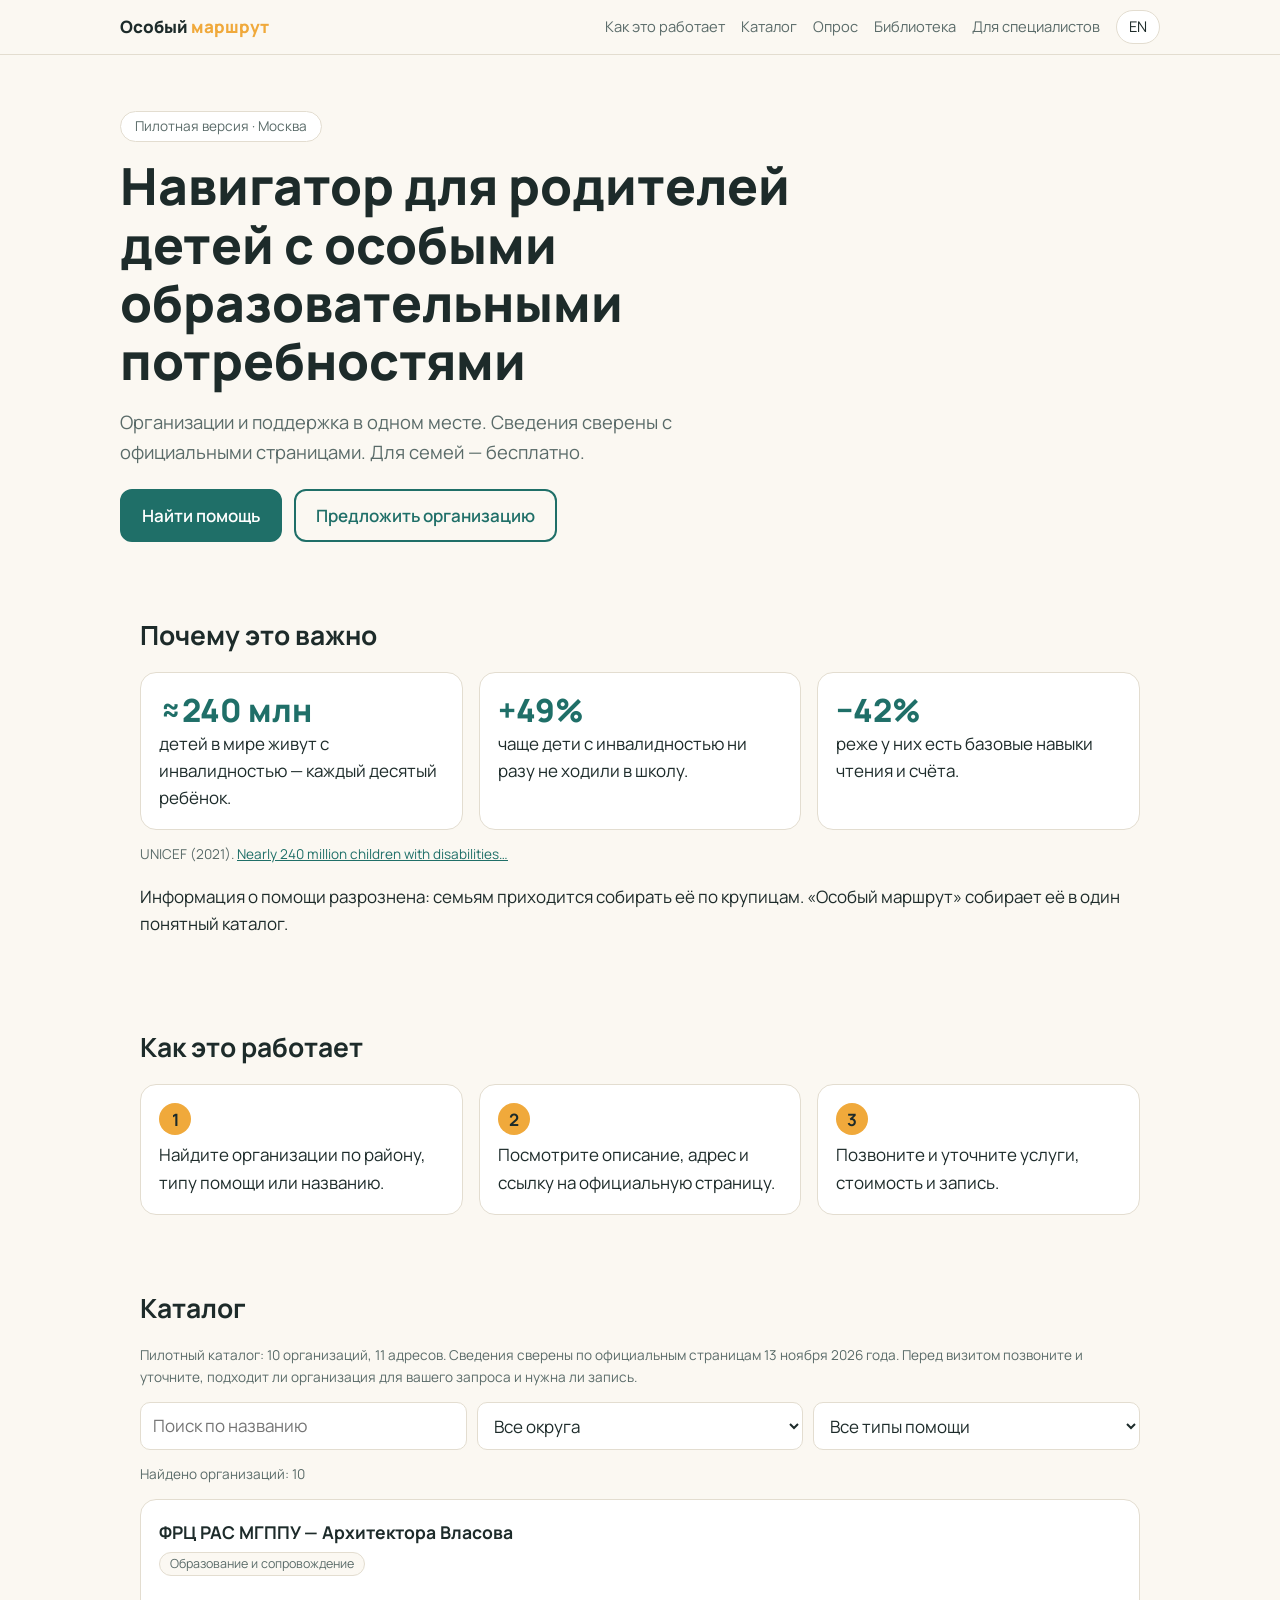
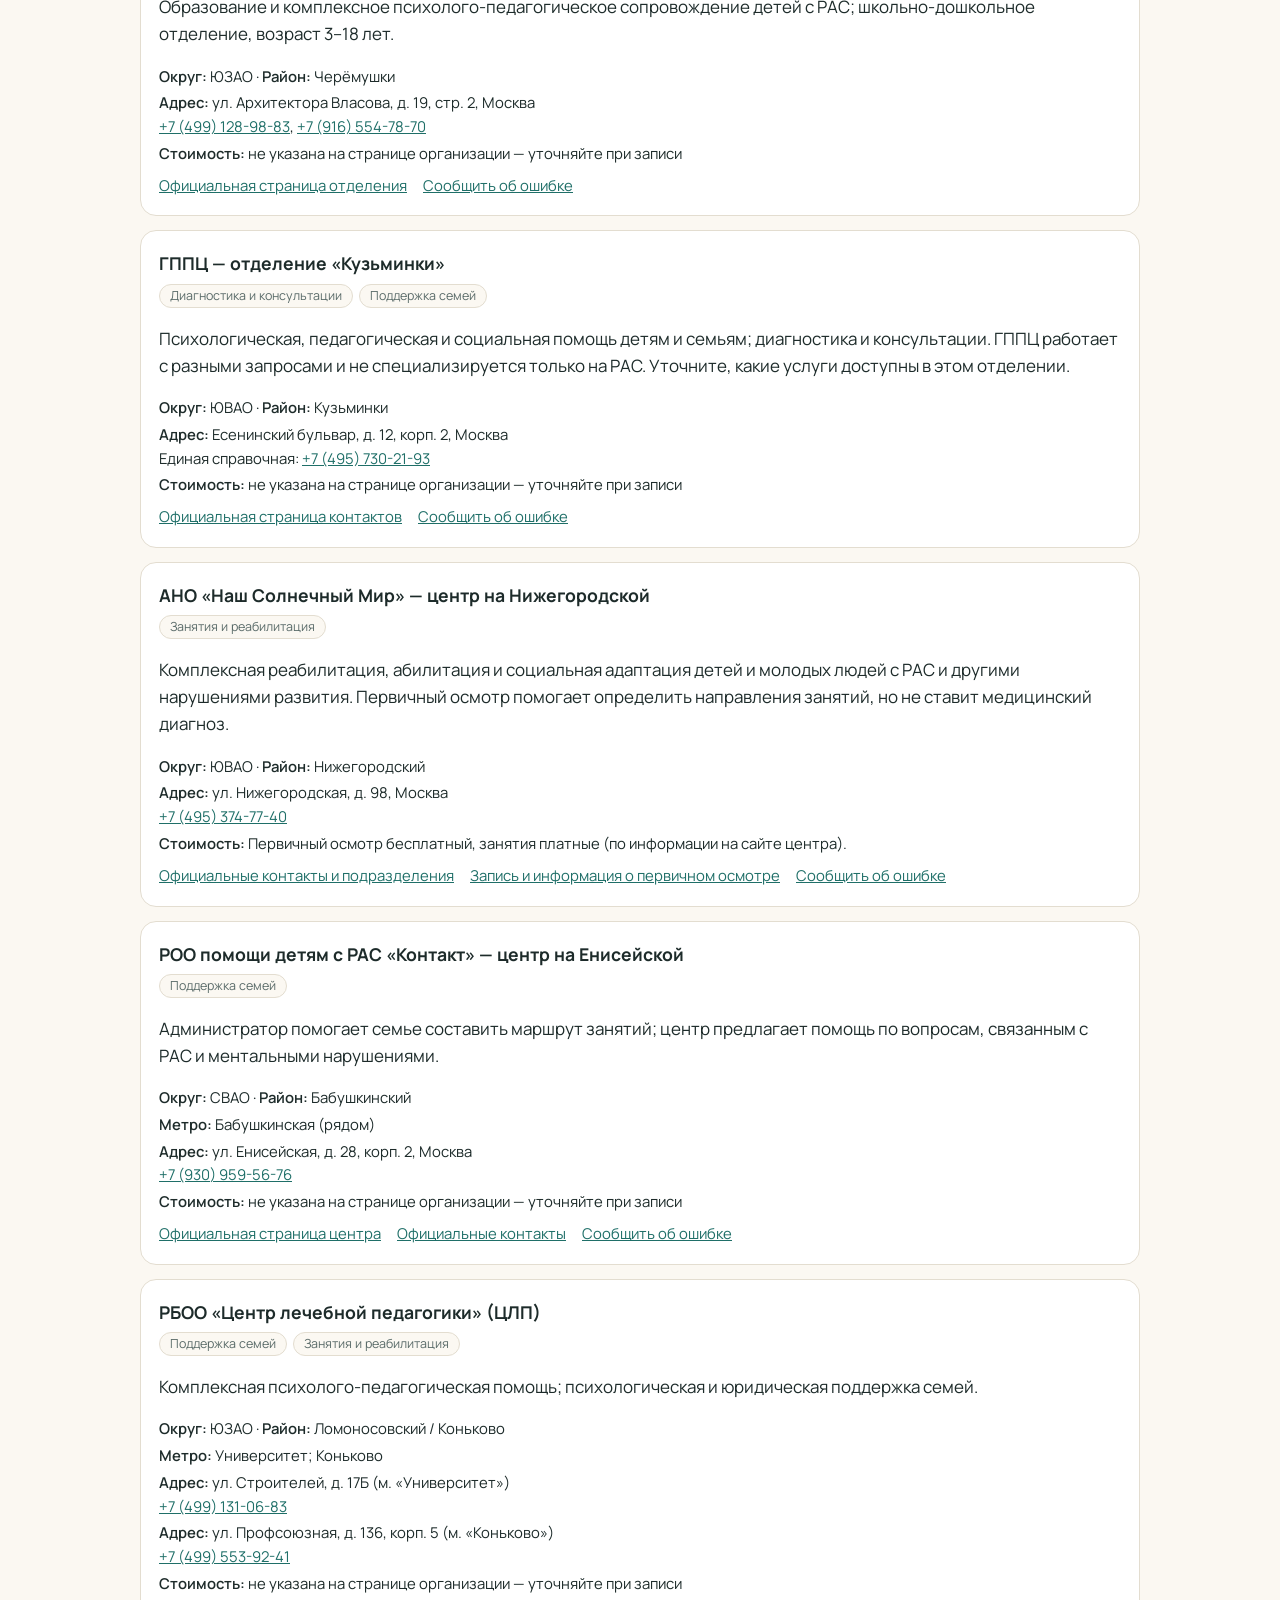
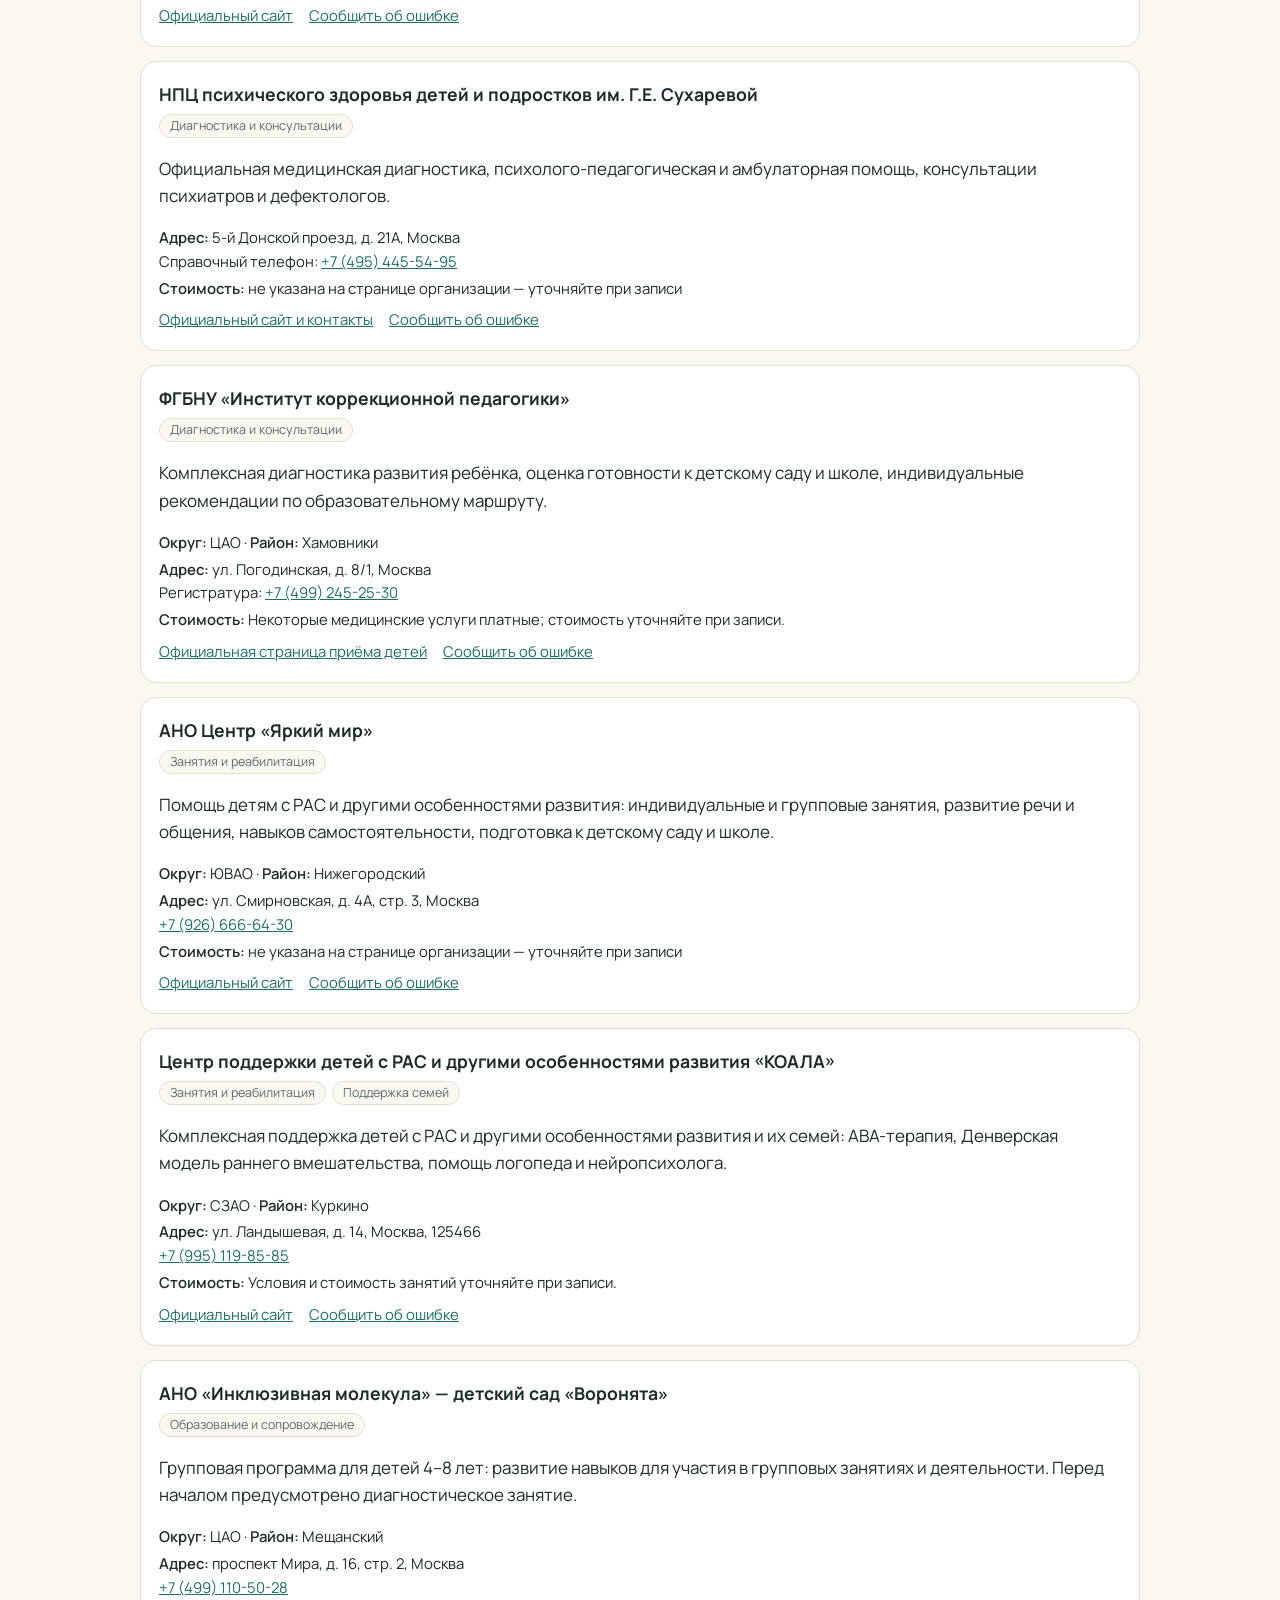
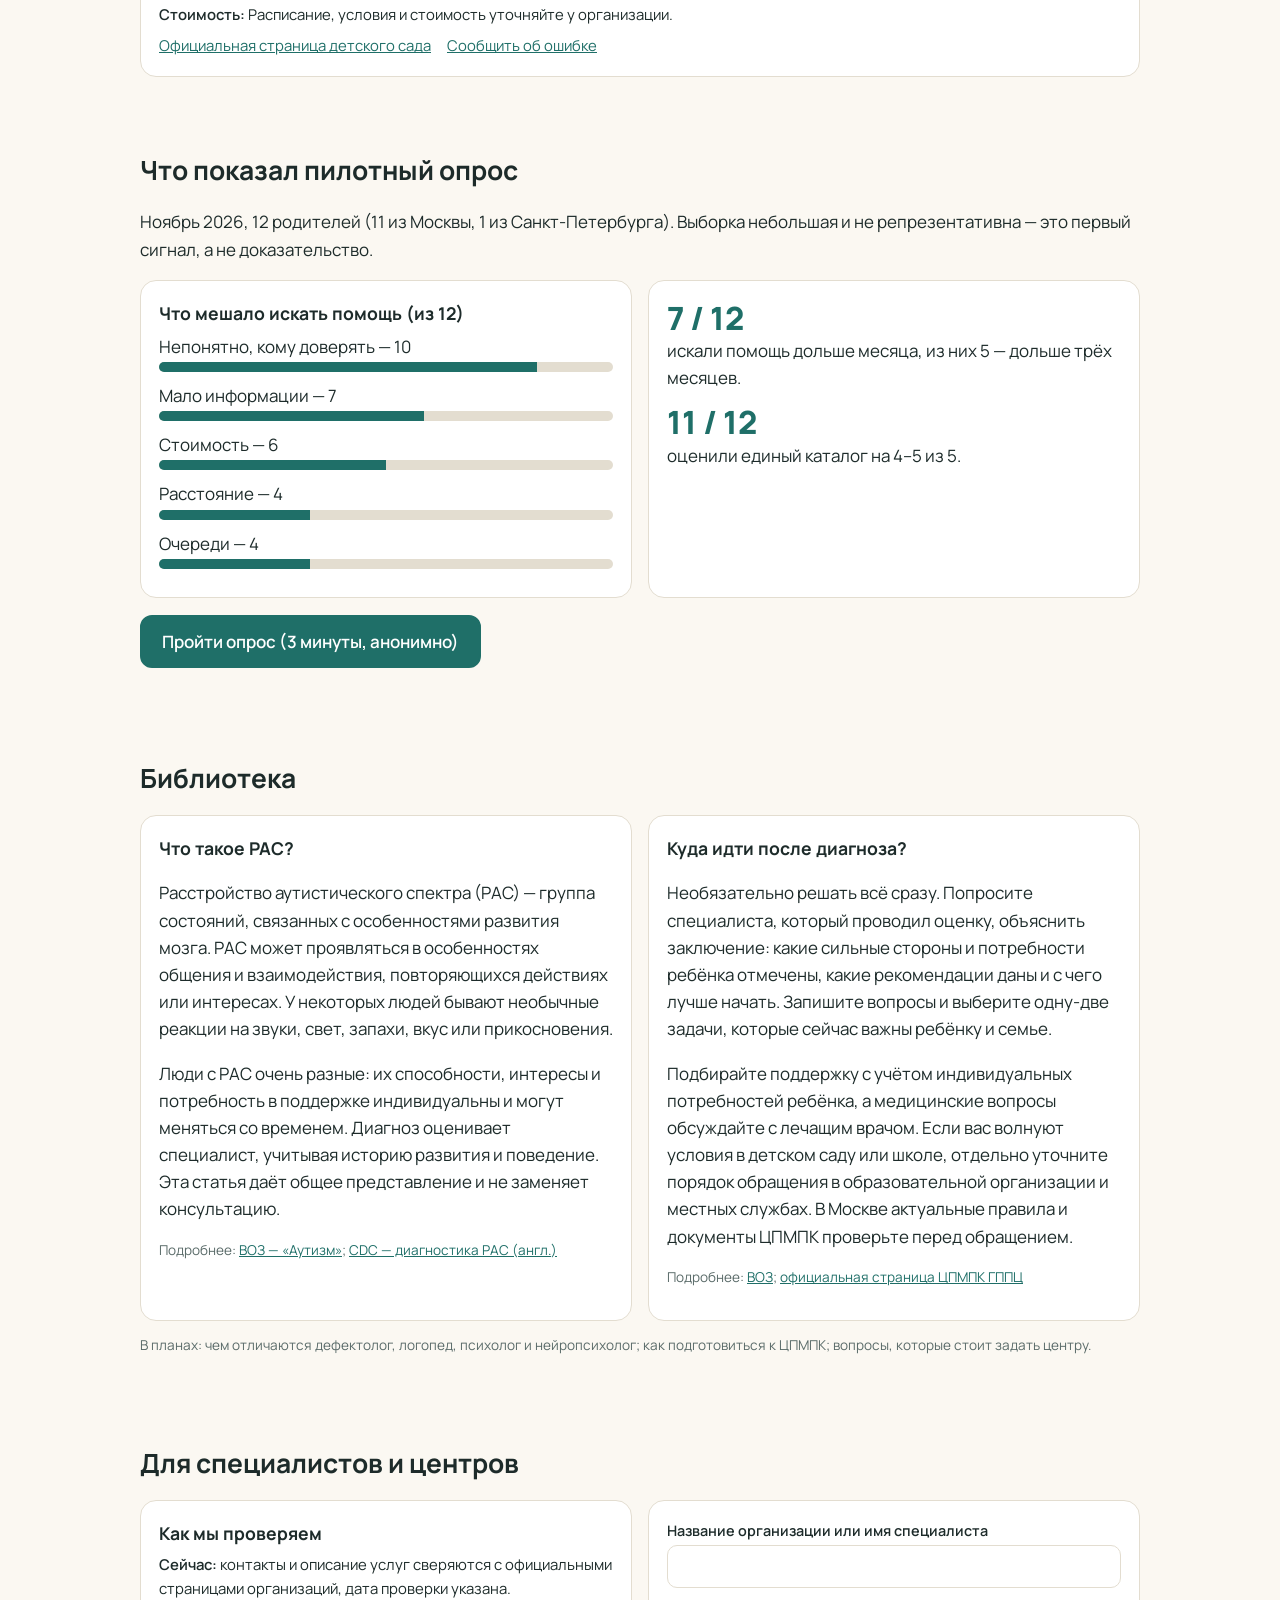
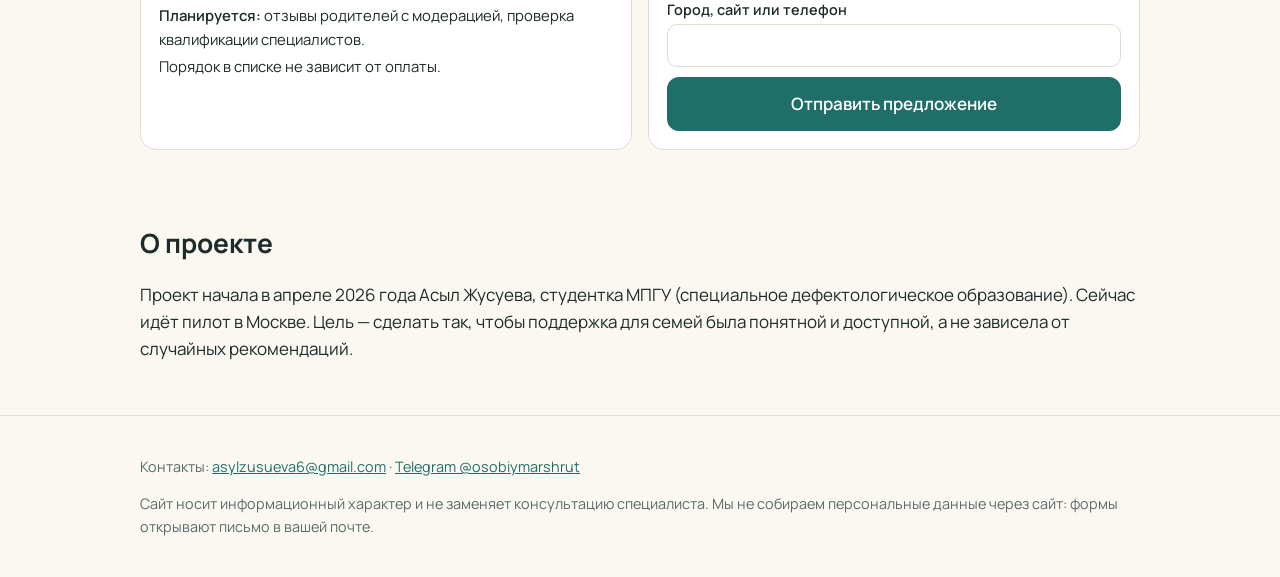
<file: index2.html>
<!DOCTYPE html>
<html lang="ru">
<head>
<meta charset="utf-8">
<meta name="viewport" content="width=device-width, initial-scale=1, viewport-fit=cover">
<title>Особый маршрут — навигатор для родителей</title>
<meta name="description" content="Бесплатный навигатор для родителей детей с особыми образовательными потребностями: каталог организаций в Москве, библиотека, результаты пилотного опроса.">
<meta property="og:title" content="Особый маршрут — навигатор для родителей">
<meta property="og:description" content="Каталог организаций и полезные материалы для семей. Пилотная версия, Москва.">
<meta property="og:type" content="website">
<meta name="theme-color" content="#1f6f68">
<link rel="icon" href="data:image/svg+xml,%3Csvg xmlns='http://www.w3.org/2000/svg' viewBox='0 0 100 100'%3E%3Ctext y='.9em' font-size='90'%3E🧭%3C/text%3E%3C/svg%3E">
<link href="https://fonts.googleapis.com/css2?family=Manrope:wght@400;600;800&display=swap" rel="stylesheet">
<style>
:root{--bg:#fbf8f2;--card:#fff;--ink:#1d2b2a;--muted:#5a6b69;--brand:#1f6f68;--on:#fff;--accent:#f0a93b;--line:#e3ddd0}
@media(prefers-color-scheme:dark){:root{--bg:#121a19;--card:#1b2625;--ink:#eef3f1;--muted:#a3b3b0;--brand:#4fb8ae;--on:#0c1f1d;--accent:#f0b24f;--line:#2c3b39}}
*,*::before,*::after{box-sizing:border-box}
html{scroll-behavior:smooth;scroll-padding-top:70px}
body{margin:0;background:var(--bg);color:var(--ink);font:17px/1.6 Manrope,"Segoe UI",Arial,sans-serif;padding:env(safe-area-inset-top,0) 0 env(safe-area-inset-bottom,0)}
a{color:var(--brand)}
:focus-visible{outline:3px solid var(--accent);outline-offset:2px}
.skip{position:absolute;left:-999px}.skip:focus{left:8px;top:8px;background:var(--card);padding:8px;z-index:20}
.wrap{max-width:1040px;margin:0 auto;padding:0 20px}
header{position:sticky;top:0;z-index:5;background:var(--bg);border-bottom:1px solid var(--line)}
.bar{display:flex;align-items:center;justify-content:space-between;gap:12px;padding:10px 0}
.logo{font-weight:800;text-decoration:none;color:var(--ink)}.logo span{color:var(--accent)}
nav{display:flex;align-items:center;gap:16px;font-size:.92rem}
nav a{text-decoration:none;color:var(--muted)}nav a:hover{color:var(--brand)}
@media(max-width:760px){nav a.l{display:none}}
button,select,input{font:inherit;color:var(--ink)}
.lang{border:1px solid var(--line);background:var(--card);border-radius:999px;padding:4px 12px;cursor:pointer}
.hero{padding:56px 0 36px}
.kick{display:inline-block;background:var(--card);border:1px solid var(--line);border-radius:999px;padding:4px 14px;font-size:.85rem;color:var(--muted)}
h1{font-size:clamp(1.9rem,5vw,3.2rem);line-height:1.14;margin:14px 0;font-weight:800;max-width:16em}
h2{font-size:1.65rem;margin:0 0 16px}h3{margin:0 0 6px;font-size:1.1rem}
.lead{font-size:1.15rem;color:var(--muted);max-width:36em}
.btns{display:flex;flex-wrap:wrap;gap:12px;margin-top:22px}
.btn{display:inline-block;padding:11px 20px;border-radius:12px;font-weight:600;text-decoration:none;border:2px solid var(--brand);background:none;cursor:pointer}
.btn.p{background:var(--brand);color:var(--on)}.btn.s{color:var(--brand)}
section{padding:36px 0}
.grid{display:grid;grid-template-columns:repeat(auto-fit,minmax(240px,1fr));gap:16px}
.card{background:var(--card);border:1px solid var(--line);border-radius:16px;padding:18px}
.num{font-size:2rem;font-weight:800;color:var(--brand);line-height:1.2}
.note{font-size:.85rem;color:var(--muted)}
.step b{display:inline-grid;place-items:center;width:32px;height:32px;border-radius:50%;background:var(--accent);color:#1d2b2a;margin-bottom:6px}
.filters{display:flex;flex-wrap:wrap;gap:10px;margin:14px 0}
.filters input,.filters select{padding:9px 12px;border-radius:10px;border:1px solid var(--line);background:var(--card);min-width:150px;flex:1}
.cat{display:grid;gap:14px}
.chips{display:flex;flex-wrap:wrap;gap:6px;margin:4px 0 8px}
.chip{font-size:.78rem;background:var(--bg);border:1px solid var(--line);border-radius:999px;padding:1px 10px;color:var(--muted)}
.row{font-size:.93rem;margin:3px 0}.row b{font-weight:600}
.links{display:flex;flex-wrap:wrap;gap:6px 16px;margin-top:8px;font-size:.93rem}
.bar2{height:10px;border-radius:6px;background:var(--line);overflow:hidden;margin:2px 0 10px}.bar2 i{display:block;height:100%;background:var(--brand)}
.empty{border:2px dashed var(--line);border-radius:14px;padding:22px;text-align:center;color:var(--muted)}
ul.chk{margin:0;padding-left:20px}
form{display:grid;gap:10px;max-width:520px}
label{display:grid;gap:3px;font-size:.9rem;font-weight:600}
input,select,textarea{padding:9px 12px;border-radius:10px;border:1px solid var(--line);background:var(--card);width:100%}
footer{border-top:1px solid var(--line);padding:24px 0;color:var(--muted);font-size:.9rem}
</style>
</head>
<body>
<a class="skip" href="#main" data-ru="К содержимому" data-en="Skip to content">К содержимому</a>
<header><div class="wrap bar">
<a class="logo" href="#top">Особый <span>маршрут</span></a>
<nav><a class="l" href="#how" data-ru="Как это работает" data-en="How it works">Как это работает</a><a class="l" href="#catalog" data-ru="Каталог" data-en="Catalog">Каталог</a><a class="l" href="#survey" data-ru="Опрос" data-en="Survey">Опрос</a><a class="l" href="#library" data-ru="Библиотека" data-en="Library">Библиотека</a><a class="l" href="#join" data-ru="Для специалистов" data-en="For specialists">Для специалистов</a><button class="lang" id="lang" type="button" aria-label="Language">EN</button></nav>
</div></header>
<main id="main"><span id="top"></span>
<div class="wrap hero">
<span class="kick" data-ru="Пилотная версия · Москва" data-en="Pilot version · Moscow">Пилотная версия · Москва</span>
<h1 data-ru="Навигатор для родителей детей с особыми образовательными потребностями" data-en="A navigator for parents of children with special educational needs">Навигатор для родителей детей с особыми образовательными потребностями</h1>
<p class="lead" data-ru="Организации и поддержка в одном месте. Сведения сверены с официальными страницами. Для семей — бесплатно." data-en="Organizations and support in one place. Information is checked against official pages. Free for families.">Организации и поддержка в одном месте. Сведения сверены с официальными страницами. Для семей — бесплатно.</p>
<div class="btns"><a class="btn p" href="#catalog" data-ru="Найти помощь" data-en="Find support">Найти помощь</a><a class="btn s" href="#join" data-ru="Предложить организацию" data-en="Suggest an organization">Предложить организацию</a></div>
</div>

<section><div class="wrap"><h2 data-ru="Почему это важно" data-en="Why it matters">Почему это важно</h2>
<div class="grid">
<div class="card"><div class="num">≈240 <span data-ru="млн" data-en="million">млн</span></div><div data-ru="детей в мире живут с инвалидностью — каждый десятый ребёнок." data-en="children worldwide live with a disability — one in ten.">детей в мире живут с инвалидностью — каждый десятый ребёнок.</div></div>
<div class="card"><div class="num">+49%</div><div data-ru="чаще дети с инвалидностью ни разу не ходили в школу." data-en="more likely never to have attended school among children with disabilities.">чаще дети с инвалидностью ни разу не ходили в школу.</div></div>
<div class="card"><div class="num">−42%</div><div data-ru="реже у них есть базовые навыки чтения и счёта." data-en="less likely to have foundational reading and numeracy skills.">реже у них есть базовые навыки чтения и счёта.</div></div>
</div>
<p class="note">UNICEF (2021). <a href="https://www.unicef.org/press-releases/nearly-240-million-children-disabilities-around-world-unicefs-most-comprehensive" target="_blank" rel="noopener">Nearly 240 million children with disabilities…</a></p>
<p data-ru="Информация о помощи разрознена: семьям приходится собирать её по крупицам. «Особый маршрут» собирает её в один понятный каталог." data-en="Information about help is scattered, and families piece it together on their own. Special Route gathers it into one clear catalog.">Информация о помощи разрознена: семьям приходится собирать её по крупицам. «Особый маршрут» собирает её в один понятный каталог.</p>
</div></section>

<section id="how"><div class="wrap"><h2 data-ru="Как это работает" data-en="How it works">Как это работает</h2>
<div class="grid">
<div class="card step"><b>1</b><div data-ru="Найдите организации по району, типу помощи или названию." data-en="Find organizations by district, type of support or name.">Найдите организации по району, типу помощи или названию.</div></div>
<div class="card step"><b>2</b><div data-ru="Посмотрите описание, адрес и ссылку на официальную страницу." data-en="See the description, address and a link to the official page.">Посмотрите описание, адрес и ссылку на официальную страницу.</div></div>
<div class="card step"><b>3</b><div data-ru="Позвоните и уточните услуги, стоимость и запись." data-en="Call to confirm services, prices and appointments.">Позвоните и уточните услуги, стоимость и запись.</div></div>
</div></div></section>

<section id="catalog"><div class="wrap"><h2 data-ru="Каталог" data-en="Catalog">Каталог</h2>
<p class="note" id="meta"></p>
<div class="filters" role="search">
<input id="q" type="search" aria-label="Поиск" placeholder="Поиск по названию">
<select id="fo" aria-label="Округ"></select>
<select id="ft" aria-label="Тип помощи"></select>
</div>
<p class="note" id="count" aria-live="polite"></p>
<div class="cat" id="cat"></div>
<div class="empty" id="none" hidden data-ru="Ничего не найдено. Попробуйте изменить фильтры или предложите организацию ниже." data-en="Nothing found. Try changing the filters or suggest an organization below.">Ничего не найдено. Попробуйте изменить фильтры или предложите организацию ниже.</div>
</div></section>

<section id="survey"><div class="wrap"><h2 data-ru="Что показал пилотный опрос" data-en="What the pilot survey showed">Что показал пилотный опрос</h2>
<p data-ru="Ноябрь 2026, 12 родителей (11 из Москвы, 1 из Санкт-Петербурга). Выборка небольшая и не репрезентативна — это первый сигнал, а не доказательство." data-en="November 2026, 12 parents (11 from Moscow, 1 from St Petersburg). The sample is small and not representative: a first signal, not proof.">Ноябрь 2026, 12 родителей (11 из Москвы, 1 из Санкт-Петербурга). Выборка небольшая и не репрезентативна — это первый сигнал, а не доказательство.</p>
<div class="grid"><div class="card"><h3 data-ru="Что мешало искать помощь (из 12)" data-en="What made searching hard (of 12)">Что мешало искать помощь (из 12)</h3><div id="bars"></div></div>
<div class="card"><div class="num">7 / 12</div><div data-ru="искали помощь дольше месяца, из них 5 — дольше трёх месяцев." data-en="searched for more than a month, 5 of them for over three months.">искали помощь дольше месяца, из них 5 — дольше трёх месяцев.</div><div class="num" style="margin-top:12px">11 / 12</div><div data-ru="оценили единый каталог на 4–5 из 5." data-en="rated a single catalog 4–5 out of 5.">оценили единый каталог на 4–5 из 5.</div></div></div>
<p><a class="btn p" href="https://forms.gle/2Df9TKBeRBJ3xEy87" target="_blank" rel="noopener" data-ru="Пройти опрос (3 минуты, анонимно)" data-en="Take the survey (3 minutes, anonymous)">Пройти опрос (3 минуты, анонимно)</a></p>
</div></section>

<section id="library"><div class="wrap"><h2 data-ru="Библиотека" data-en="Library">Библиотека</h2>
<div class="grid">
<article class="card"><h3>Что такое РАС?</h3><p>Расстройство аутистического спектра (РАС) — группа состояний, связанных с особенностями развития мозга. РАС может проявляться в особенностях общения и взаимодействия, повторяющихся действиях или интересах. У некоторых людей бывают необычные реакции на звуки, свет, запахи, вкус или прикосновения.</p><p>Люди с РАС очень разные: их способности, интересы и потребность в поддержке индивидуальны и могут меняться со временем. Диагноз оценивает специалист, учитывая историю развития и поведение. Эта статья даёт общее представление и не заменяет консультацию.</p><p class="note">Подробнее: <a href="https://www.who.int/ru/news-room/fact-sheets/detail/autism-spectrum-disorders" target="_blank" rel="noopener">ВОЗ — «Аутизм»</a>; <a href="https://www.cdc.gov/autism/hcp/diagnosis/index.html" target="_blank" rel="noopener">CDC — диагностика РАС (англ.)</a></p></article>
<article class="card"><h3>Куда идти после диагноза?</h3><p>Необязательно решать всё сразу. Попросите специалиста, который проводил оценку, объяснить заключение: какие сильные стороны и потребности ребёнка отмечены, какие рекомендации даны и с чего лучше начать. Запишите вопросы и выберите одну-две задачи, которые сейчас важны ребёнку и семье.</p><p>Подбирайте поддержку с учётом индивидуальных потребностей ребёнка, а медицинские вопросы обсуждайте с лечащим врачом. Если вас волнуют условия в детском саду или школе, отдельно уточните порядок обращения в образовательной организации и местных службах. В Москве актуальные правила и документы ЦПМПК проверьте перед обращением.</p><p class="note">Подробнее: <a href="https://www.who.int/ru/news-room/fact-sheets/detail/autism-spectrum-disorders" target="_blank" rel="noopener">ВОЗ</a>; <a href="https://gppc.ru/czpmpk/" target="_blank" rel="noopener">официальная страница ЦПМПК ГППЦ</a></p></article>
</div>
<p class="note" data-ru="В планах: чем отличаются дефектолог, логопед, психолог и нейропсихолог; как подготовиться к ЦПМПК; вопросы, которые стоит задать центру." data-en="Planned: how special educators, speech therapists, psychologists and neuropsychologists differ; how to prepare for the commission; questions to ask a center.">В планах: чем отличаются дефектолог, логопед, психолог и нейропсихолог; как подготовиться к ЦПМПК; вопросы, которые стоит задать центру.</p>
</div></section>

<section id="join"><div class="wrap"><h2 data-ru="Для специалистов и центров" data-en="For specialists and centers">Для специалистов и центров</h2>
<div class="grid">
<div class="card"><h3 data-ru="Как мы проверяем" data-en="How we verify">Как мы проверяем</h3>
<p class="row"><b data-ru="Сейчас:" data-en="Now:">Сейчас:</b> <span data-ru="контакты и описание услуг сверяются с официальными страницами организаций, дата проверки указана." data-en="contacts and service descriptions are checked against official pages; the check date is shown.">контакты и описание услуг сверяются с официальными страницами организаций, дата проверки указана.</span></p>
<p class="row"><b data-ru="Планируется:" data-en="Planned:">Планируется:</b> <span data-ru="отзывы родителей с модерацией, проверка квалификации специалистов." data-en="moderated parent reviews, checks of specialists’ qualifications.">отзывы родителей с модерацией, проверка квалификации специалистов.</span></p>
<p class="row" data-ru="Порядок в списке не зависит от оплаты." data-en="The order in the list never depends on payment.">Порядок в списке не зависит от оплаты.</p></div>
<div class="card"><form id="f"><label><span data-ru="Название организации или имя специалиста" data-en="Organization or specialist name">Название организации или имя специалиста</span><input name="n" required></label>
<label><span data-ru="Город, сайт или телефон" data-en="City, website or phone">Город, сайт или телефон</span><input name="c" required></label>
<button class="btn p" type="submit" data-ru="Отправить предложение" data-en="Send suggestion">Отправить предложение</button></form></div>
</div></div></section>

<section><div class="wrap"><h2 data-ru="О проекте" data-en="About">О проекте</h2>
<p data-ru="Проект начала в апреле 2026 года Асыл Жусуева, студентка МПГУ (специальное дефектологическое образование). Сейчас идёт пилот в Москве. Цель — сделать так, чтобы поддержка для семей была понятной и доступной, а не зависела от случайных рекомендаций." data-en="The project was started in April 2026 by Asyl Zhusueva, a student at Moscow Pedagogical State University (special education). A pilot is running in Moscow. The goal is to make support clear and accessible for families, not dependent on chance recommendations.">Проект начала в апреле 2026 года Асыл Жусуева, студентка МПГУ (специальное дефектологическое образование). Сейчас идёт пилот в Москве. Цель — сделать так, чтобы поддержка для семей была понятной и доступной, а не зависела от случайных рекомендаций.</p>
</div></section>
</main>
<footer><div class="wrap">
<p><span data-ru="Контакты:" data-en="Contact:">Контакты:</span> <a href="mailto:asylzusueva6@gmail.com">asylzusueva6@gmail.com</a> · <a href="https://t.me/osobiymarshrut">Telegram @osobiymarshrut</a></p>
<p data-ru="Сайт носит информационный характер и не заменяет консультацию специалиста. Мы не собираем персональные данные через сайт: формы открывают письмо в вашей почте." data-en="This site is informational and does not replace professional advice. We do not collect personal data on the site: forms open an email in your own mail app.">Сайт носит информационный характер и не заменяет консультацию специалиста. Мы не собираем персональные данные через сайт: формы открывают письмо в вашей почте.</p>
</div></footer>
<script>
var ORGS=[
{n:"ФРЦ РАС МГППУ — Архитектора Власова",o:"ЮЗАО",d:"Черёмушки",t:["edu"],x:"Образование и комплексное психолого-педагогическое сопровождение детей с РАС; школьно-дошкольное отделение, возраст 3–18 лет.",a:[{s:"ул. Архитектора Власова, д. 19, стр. 2, Москва",p:["+7 (499) 128-98-83","+7 (916) 554-78-70"]}],l:[["Официальная страница отделения","https://mgppu.ru/project/56"]]},
{n:"ГППЦ — отделение «Кузьминки»",o:"ЮВАО",d:"Кузьминки",t:["dx","fam"],x:"Психологическая, педагогическая и социальная помощь детям и семьям; диагностика и консультации. ГППЦ работает с разными запросами и не специализируется только на РАС. Уточните, какие услуги доступны в этом отделении.",a:[{s:"Есенинский бульвар, д. 12, корп. 2, Москва",p:["+7 (495) 730-21-93"],pl:"Единая справочная"}],l:[["Официальная страница контактов","https://gppc.ru/contacts/"]]},
{n:"АНО «Наш Солнечный Мир» — центр на Нижегородской",o:"ЮВАО",d:"Нижегородский",t:["rehab"],c:"Первичный осмотр бесплатный, занятия платные (по информации на сайте центра).",x:"Комплексная реабилитация, абилитация и социальная адаптация детей и молодых людей с РАС и другими нарушениями развития. Первичный осмотр помогает определить направления занятий, но не ставит медицинский диагноз.",a:[{s:"ул. Нижегородская, д. 98, Москва",p:["+7 (495) 374-77-40"]}],l:[["Официальные контакты и подразделения","https://solnechnymir.ru/contacts/"],["Запись и информация о первичном осмотре","https://solnechnymir.ru/complex-program/initial/"]]},
{n:"РОО помощи детям с РАС «Контакт» — центр на Енисейской",o:"СВАО",d:"Бабушкинский",m:"Бабушкинская (рядом)",t:["fam"],x:"Администратор помогает семье составить маршрут занятий; центр предлагает помощь по вопросам, связанным с РАС и ментальными нарушениями.",a:[{s:"ул. Енисейская, д. 28, корп. 2, Москва",p:["+7 (930) 959-56-76"]}],l:[["Официальная страница центра","https://contact-autism.ru/projects/eniseyskaya"],["Официальные контакты","https://contact-autism.ru/about/contacts"]]},
{n:"РБОО «Центр лечебной педагогики» (ЦЛП)",o:"ЮЗАО",d:"Ломоносовский / Коньково",m:"Университет; Коньково",t:["fam","rehab"],x:"Комплексная психолого-педагогическая помощь; психологическая и юридическая поддержка семей.",a:[{s:"ул. Строителей, д. 17Б (м. «Университет»)",p:["+7 (499) 131-06-83"]},{s:"ул. Профсоюзная, д. 136, корп. 5 (м. «Коньково»)",p:["+7 (499) 553-92-41"]}],l:[["Официальный сайт","https://ccp.org.ru/"]]},
{n:"НПЦ психического здоровья детей и подростков им. Г.Е. Сухаревой",t:["dx"],x:"Официальная медицинская диагностика, психолого-педагогическая и амбулаторная помощь, консультации психиатров и дефектологов.",a:[{s:"5-й Донской проезд, д. 21А, Москва",p:["+7 (495) 445-54-95"],pl:"Справочный телефон"}],l:[["Официальный сайт и контакты","https://suhareva-center.mos.ru/"]]},
{n:"ФГБНУ «Институт коррекционной педагогики»",o:"ЦАО",d:"Хамовники",t:["dx"],c:"Некоторые медицинские услуги платные; стоимость уточняйте при записи.",x:"Комплексная диагностика развития ребёнка, оценка готовности к детскому саду и школе, индивидуальные рекомендации по образовательному маршруту.",a:[{s:"ул. Погодинская, д. 8/1, Москва",p:["+7 (499) 245-25-30"],pl:"Регистратура"}],l:[["Официальная страница приёма детей","https://prodeti.ikp-rao.ru/"]]},
{n:"АНО Центр «Яркий мир»",o:"ЮВАО",d:"Нижегородский",t:["rehab"],x:"Помощь детям с РАС и другими особенностями развития: индивидуальные и групповые занятия, развитие речи и общения, навыков самостоятельности, подготовка к детскому саду и школе.",a:[{s:"ул. Смирновская, д. 4А, стр. 3, Москва",p:["+7 (926) 666-64-30"]}],l:[["Официальный сайт","https://yarkiymiraba.ru/"]]},
{n:"Центр поддержки детей с РАС и другими особенностями развития «КОАЛА»",o:"СЗАО",d:"Куркино",t:["rehab","fam"],c:"Условия и стоимость занятий уточняйте при записи.",x:"Комплексная поддержка детей с РАС и другими особенностями развития и их семей: АВА-терапия, Денверская модель раннего вмешательства, помощь логопеда и нейропсихолога.",a:[{s:"ул. Ландышевая, д. 14, Москва, 125466",p:["+7 (995) 119-85-85"]}],l:[["Официальный сайт","https://koala.help/"]]},
{n:"АНО «Инклюзивная молекула» — детский сад «Воронята»",o:"ЦАО",d:"Мещанский",t:["edu"],c:"Расписание, условия и стоимость уточняйте у организации.",x:"Групповая программа для детей 4–8 лет: развитие навыков для участия в групповых занятиях и деятельности. Перед началом предусмотрено диагностическое занятие.",a:[{s:"проспект Мира, д. 16, стр. 2, Москва",p:["+7 (499) 110-50-28"]}],l:[["Официальная страница детского сада","https://ano-im.ru/detsad/"]]}
];
var L={ru:{all:"Все округа",allt:"Все типы помощи",t:{dx:"Диагностика и консультации",rehab:"Занятия и реабилитация",edu:"Образование и сопровождение",fam:"Поддержка семей"},dist:"Район",o:"Округ",m:"Метро",a:"Адрес",cost:"Стоимость",nocost:"не указана на странице организации — уточняйте при записи",nometro:"",err:"Сообщить об ошибке",found:"Найдено организаций: ",meta:function(o,a){return"Пилотный каталог: "+o+" организаций, "+a+" адресов. Сведения сверены по официальным страницам 13 ноября 2026 года. Перед визитом позвоните и уточните, подходит ли организация для вашего запроса и нужна ли запись."},q:"Поиск по названию",bars:["Непонятно, кому доверять","Мало информации","Стоимость","Расстояние","Очереди"]},
en:{all:"All districts",allt:"All types of support",t:{dx:"Diagnosis and consultations",rehab:"Therapy and rehabilitation",edu:"Education and support",fam:"Family support"},dist:"District",o:"Okrug",m:"Metro",a:"Address",cost:"Cost",nocost:"not stated on the organization’s page — please ask when booking",err:"Report an error",found:"Organizations found: ",meta:function(o,a){return"Pilot catalog: "+o+" organizations, "+a+" addresses. Information checked against official pages on 13 November 2026. Entries are in Russian. Please call to confirm the organization suits your needs and whether an appointment is required."},q:"Search by name",bars:["Not knowing whom to trust","Lack of information","Cost","Distance","Queues"]}};
var BARS=[10,7,6,4,4],lang="ru",$=function(i){return document.getElementById(i)};
function esc(s){return String(s).replace(/[&<>"]/g,function(c){return{"&":"&amp;","<":"&lt;",">":"&gt;",'"':"&quot;"}[c]})}
function tel(p){return"tel:"+p.replace(/[^\d+]/g,"")}
function opts(){var T=L[lang],ov=$("fo").value,tv=$("ft").value,os=[];ORGS.forEach(function(g){if(g.o&&os.indexOf(g.o)<0)os.push(g.o)});
$("fo").innerHTML='<option value="">'+T.all+'</option>'+os.map(function(o){return'<option>'+o+'</option>'}).join("");
$("ft").innerHTML='<option value="">'+T.allt+'</option>'+Object.keys(T.t).map(function(k){return'<option value="'+k+'">'+T.t[k]+'</option>'}).join("");
$("fo").value=ov;$("ft").value=tv;$("q").placeholder=T.q}
function render(){var T=L[lang],q=$("q").value.toLowerCase(),fo=$("fo").value,ft=$("ft").value,n=0,h="";
var ac=0;ORGS.forEach(function(g){ac+=g.a.length});$("meta").textContent=T.meta(ORGS.length,ac);
ORGS.forEach(function(g){if(q&&g.n.toLowerCase().indexOf(q)<0)return;if(fo&&g.o!==fo)return;if(ft&&g.t.indexOf(ft)<0)return;n++;
h+='<article class="card"><h3>'+esc(g.n)+'</h3><div class="chips">'+g.t.map(function(k){return'<span class="chip">'+T.t[k]+'</span>'}).join("")+'</div><p>'+esc(g.x)+'</p>';
if(g.o)h+='<p class="row"><b>'+T.o+':</b> '+g.o+(g.d?' · <b>'+T.dist+':</b> '+esc(g.d):'')+'</p>';
if(g.m)h+='<p class="row"><b>'+T.m+':</b> '+esc(g.m)+'</p>';
g.a.forEach(function(a){h+='<p class="row"><b>'+T.a+':</b> '+esc(a.s)+'<br>'+(a.pl?esc(a.pl)+': ':'')+a.p.map(function(p){return'<a href="'+tel(p)+'">'+p+'</a>'}).join(", ")+'</p>'});
h+='<p class="row"><b>'+T.cost+':</b> '+esc(g.c||T.nocost)+'</p><div class="links">'+g.l.map(function(k){return'<a href="'+k[1]+'" target="_blank" rel="noopener">'+esc(k[0])+'</a>'}).join("")+'<a href="mailto:asylzusueva6@gmail.com?subject='+encodeURIComponent("Особый маршрут: ошибка в карточке — "+g.n)+'">'+T.err+'</a></div></article>'});
$("cat").innerHTML=h;$("count").textContent=T.found+n;$("none").hidden=n>0;
$("bars").innerHTML=T.bars.map(function(b,i){return'<div>'+b+' — '+BARS[i]+'</div><div class="bar2"><i style="width:'+BARS[i]/12*100+'%"></i></div>'}).join("")}
function setLang(l){lang=l;document.documentElement.lang=l;document.querySelectorAll("[data-ru]").forEach(function(e){e.textContent=e.dataset[l]});$("lang").textContent=l==="ru"?"EN":"RU";opts();render();try{localStorage.setItem("lang",l)}catch(e){}}
$("lang").addEventListener("click",function(){setLang(lang==="ru"?"en":"ru")});
["q","fo","ft"].forEach(function(i){$(i).addEventListener("input",render)});
$("f").addEventListener("submit",function(e){e.preventDefault();var f=e.target;location.href="mailto:asylzusueva6@gmail.com?subject="+encodeURIComponent("Особый маршрут: предложение в каталог")+"&body="+encodeURIComponent("Название: "+f.n.value+"\nГород/сайт/телефон: "+f.c.value)});
opts();render();try{if(localStorage.getItem("lang")==="en")setLang("en")}catch(e){}
</script>
</body>
</html>
</file>
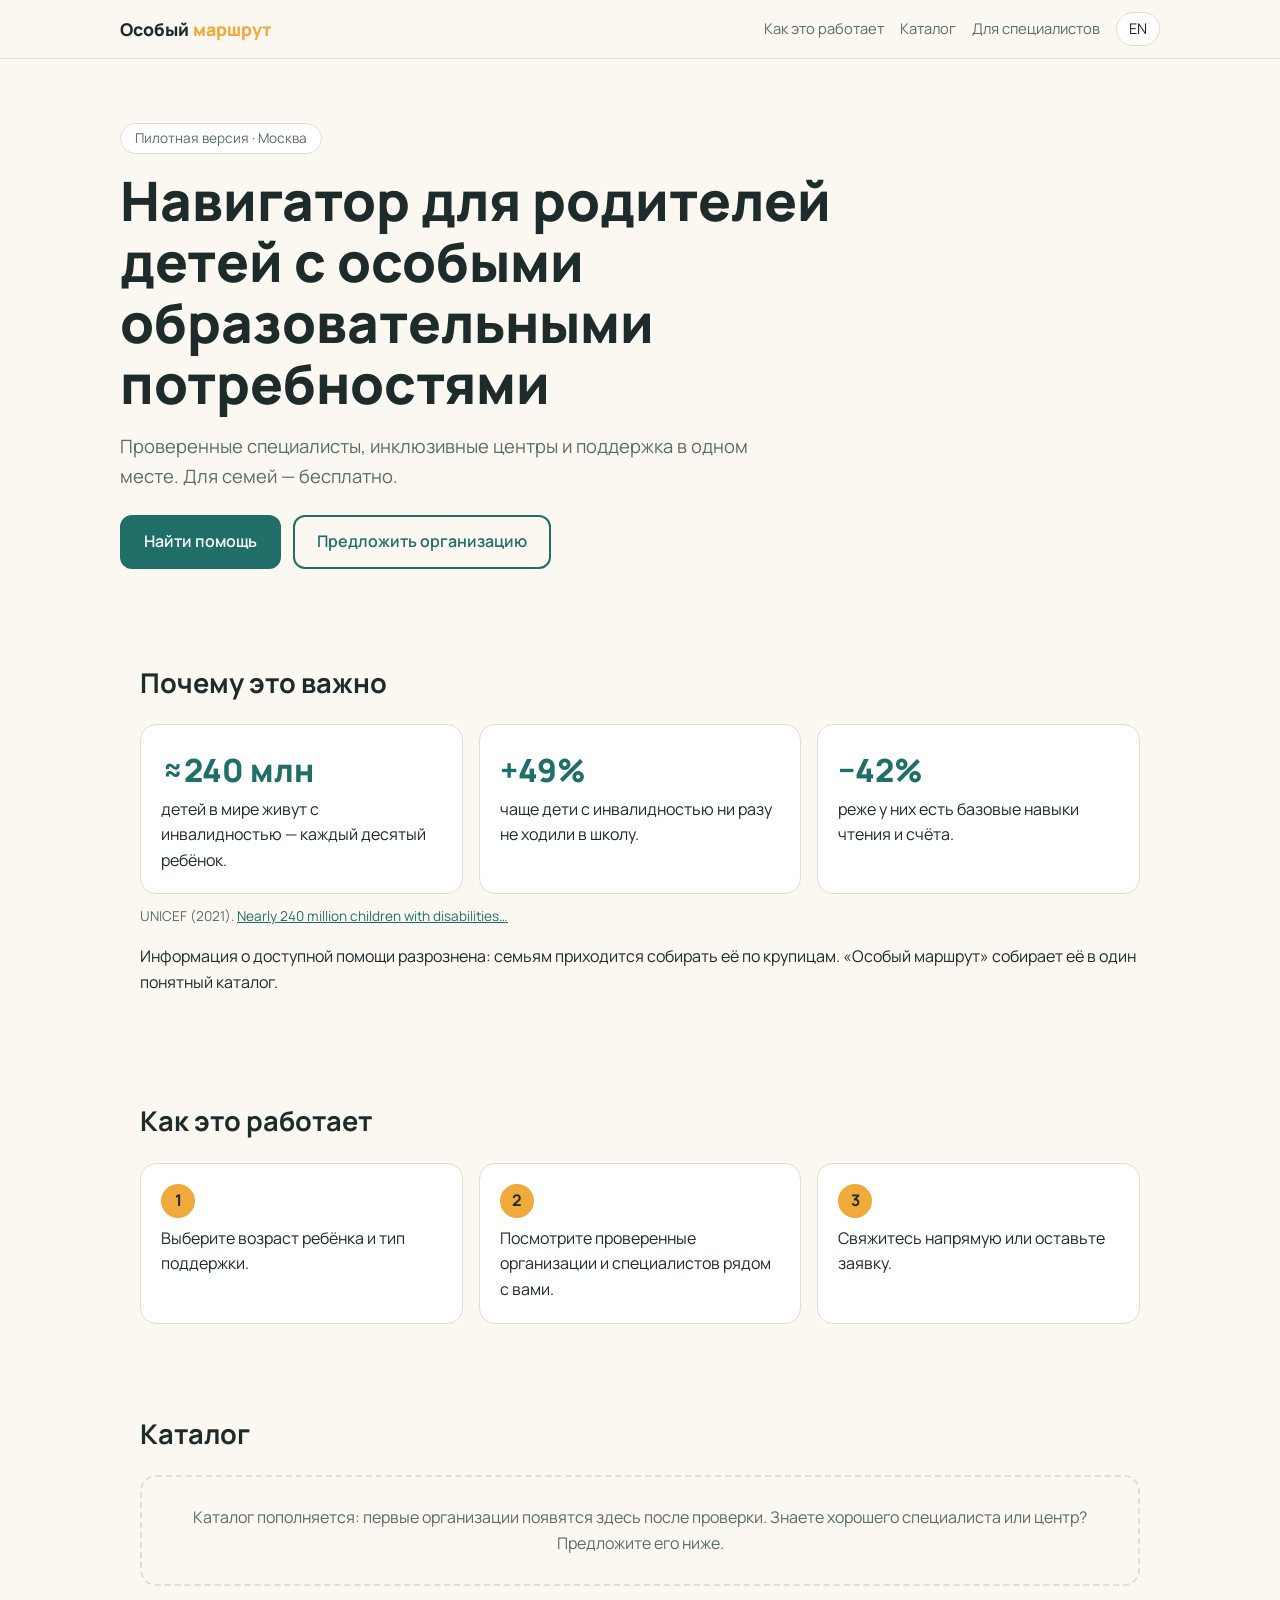
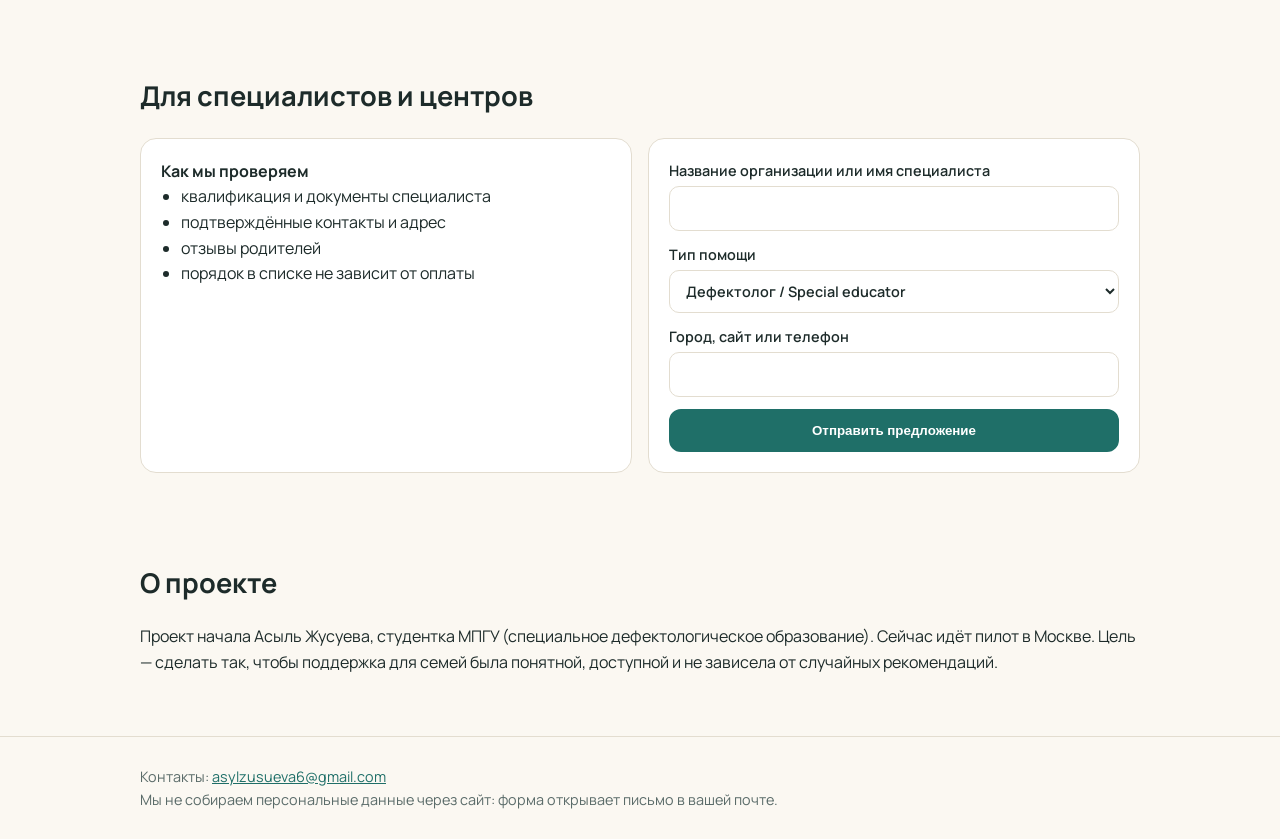
<file: osobiy-marshrut.html>
<!DOCTYPE html>
<html lang="ru">
<head>
<meta charset="utf-8">
<meta name="viewport" content="width=device-width, initial-scale=1, viewport-fit=cover">
<title>Особый маршрут — навигатор для родителей</title>
<link rel="preconnect" href="https://fonts.googleapis.com">
<link href="https://fonts.googleapis.com/css2?family=Manrope:wght@400;600;800&display=swap" rel="stylesheet">
<style>
:root{--bg:#fbf8f2;--card:#fff;--ink:#1d2b2a;--muted:#5a6b69;--brand:#1f6f68;--brand-ink:#fff;--accent:#f0a93b;--line:#e3ddd0;box-sizing:border-box;padding-top:env(safe-area-inset-top,0px);padding-bottom:env(safe-area-inset-bottom,0px)}
@media (prefers-color-scheme:dark){:root:not([data-theme="light"]){--bg:#121a19;--card:#1b2625;--ink:#eef3f1;--muted:#a3b3b0;--brand:#4fb8ae;--brand-ink:#0c1f1d;--accent:#f0b24f;--line:#2c3b39}}
:root[data-theme="dark"]{--bg:#121a19;--card:#1b2625;--ink:#eef3f1;--muted:#a3b3b0;--brand:#4fb8ae;--brand-ink:#0c1f1d;--accent:#f0b24f;--line:#2c3b39}
html{scroll-padding-top:env(safe-area-inset-top,0px);scroll-behavior:smooth}
*,*::before,*::after{box-sizing:border-box}
body{margin:0;background:var(--bg);color:var(--ink);font-family:Manrope,"Segoe UI",Arial,sans-serif;line-height:1.6}
a{color:var(--brand)}
.wrap{max-width:1040px;margin:0 auto;padding:0 20px}
header{position:sticky;top:env(safe-area-inset-top,0px);z-index:5;background:var(--bg);border-bottom:1px solid var(--line)}
.bar{display:flex;align-items:center;justify-content:space-between;gap:12px;padding:12px 0}
.logo{font-weight:800;text-decoration:none;color:var(--ink);font-size:1.1rem}
.logo span{color:var(--accent)}
nav{display:flex;align-items:center;gap:16px;font-size:.92rem}
nav a{text-decoration:none;color:var(--muted)}
nav a:hover{color:var(--brand)}
@media(max-width:700px){nav a.l{display:none}}
.lang{border:1px solid var(--line);background:var(--card);color:var(--ink);border-radius:999px;padding:4px 12px;font:inherit;cursor:pointer}
.hero{padding:64px 0 48px}
.kick{display:inline-block;background:var(--card);border:1px solid var(--line);border-radius:999px;padding:4px 14px;font-size:.85rem;color:var(--muted)}
h1{font-size:clamp(2rem,5vw,3.4rem);line-height:1.12;margin:16px 0;font-weight:800;max-width:15em}
.lead{font-size:1.15rem;color:var(--muted);max-width:36em}
.btns{display:flex;flex-wrap:wrap;gap:12px;margin-top:24px}
.btn{display:inline-block;padding:12px 22px;border-radius:12px;font-weight:600;text-decoration:none;border:2px solid var(--brand)}
.btn.p{background:var(--brand);color:var(--brand-ink)}
.btn.s{color:var(--brand)}
section{padding:44px 0}
h2{font-size:1.7rem;margin:0 0 20px}
.grid{display:grid;grid-template-columns:repeat(auto-fit,minmax(230px,1fr));gap:16px}
.card{background:var(--card);border:1px solid var(--line);border-radius:16px;padding:20px}
.num{font-size:2rem;font-weight:800;color:var(--brand)}
.step b{display:inline-grid;place-items:center;width:34px;height:34px;border-radius:50%;background:var(--accent);color:#1d2b2a;margin-bottom:8px}
.note{font-size:.85rem;color:var(--muted);margin-top:12px}
.empty{border:2px dashed var(--line);border-radius:16px;padding:28px;text-align:center;color:var(--muted)}
form{display:grid;gap:12px;max-width:560px}
label{font-size:.9rem;font-weight:600;display:grid;gap:4px}
input,select,textarea{font:inherit;padding:10px 12px;border-radius:10px;border:1px solid var(--line);background:var(--card);color:var(--ink);width:100%}
ul.chk{padding-left:20px;margin:0}
footer{border-top:1px solid var(--line);padding:28px 0;color:var(--muted);font-size:.9rem}
</style>
</head>
<body>
<header><div class="wrap bar">
  <a class="logo" href="#top">Особый <span>маршрут</span></a>
  <nav>
    <a class="l" href="#how" data-ru="Как это работает" data-en="How it works">Как это работает</a>
    <a class="l" href="#catalog" data-ru="Каталог" data-en="Catalog">Каталог</a>
    <a class="l" href="#join" data-ru="Для специалистов" data-en="For specialists">Для специалистов</a>
    <button class="lang" id="lang" type="button" aria-label="Language">EN</button>
  </nav>
</div></header>

<main id="top">
<div class="wrap hero">
  <span class="kick" data-ru="Пилотная версия · Москва" data-en="Pilot version · Moscow">Пилотная версия · Москва</span>
  <h1 data-ru="Навигатор для родителей детей с особыми образовательными потребностями" data-en="A navigator for parents of children with special educational needs">Навигатор для родителей детей с особыми образовательными потребностями</h1>
  <p class="lead" data-ru="Проверенные специалисты, инклюзивные центры и поддержка в одном месте. Для семей — бесплатно." data-en="Verified specialists, inclusive centers and support in one place. Free for families.">Проверенные специалисты, инклюзивные центры и поддержка в одном месте. Для семей — бесплатно.</p>
  <div class="btns">
    <a class="btn p" href="#catalog" data-ru="Найти помощь" data-en="Find support">Найти помощь</a>
    <a class="btn s" href="#join" data-ru="Предложить организацию" data-en="Suggest an organization">Предложить организацию</a>
  </div>
</div>

<section><div class="wrap">
  <h2 data-ru="Почему это важно" data-en="Why it matters">Почему это важно</h2>
  <div class="grid">
    <div class="card"><div class="num">≈240 <span data-ru="млн" data-en="million">млн</span></div><div data-ru="детей в мире живут с инвалидностью — каждый десятый ребёнок." data-en="children worldwide live with a disability — one in ten.">детей в мире живут с инвалидностью — каждый десятый ребёнок.</div></div>
    <div class="card"><div class="num">+49%</div><div data-ru="чаще дети с инвалидностью ни разу не ходили в школу." data-en="more likely never to have attended school among children with disabilities.">чаще дети с инвалидностью ни разу не ходили в школу.</div></div>
    <div class="card"><div class="num">−42%</div><div data-ru="реже у них есть базовые навыки чтения и счёта." data-en="less likely to have foundational reading and numeracy skills.">реже у них есть базовые навыки чтения и счёта.</div></div>
  </div>
  <p class="note">UNICEF (2021). <a href="https://www.unicef.org/press-releases/nearly-240-million-children-disabilities-around-world-unicefs-most-comprehensive" target="_blank" rel="noopener">Nearly 240 million children with disabilities…</a></p>
  <p data-ru="Информация о доступной помощи разрознена: семьям приходится собирать её по крупицам. «Особый маршрут» собирает её в один понятный каталог." data-en="Information about available help is scattered, and families piece it together on their own. Special Route gathers it into one clear catalog.">Информация о доступной помощи разрознена: семьям приходится собирать её по крупицам. «Особый маршрут» собирает её в один понятный каталог.</p>
</div></section>

<section id="how"><div class="wrap">
  <h2 data-ru="Как это работает" data-en="How it works">Как это работает</h2>
  <div class="grid">
    <div class="card step"><b>1</b><div data-ru="Выберите возраст ребёнка и тип поддержки." data-en="Choose your child’s age and the type of support.">Выберите возраст ребёнка и тип поддержки.</div></div>
    <div class="card step"><b>2</b><div data-ru="Посмотрите проверенные организации и специалистов рядом с вами." data-en="Browse verified organizations and specialists near you.">Посмотрите проверенные организации и специалистов рядом с вами.</div></div>
    <div class="card step"><b>3</b><div data-ru="Свяжитесь напрямую или оставьте заявку." data-en="Contact them directly or leave a request.">Свяжитесь напрямую или оставьте заявку.</div></div>
  </div>
</div></section>

<section id="catalog"><div class="wrap">
  <h2 data-ru="Каталог" data-en="Catalog">Каталог</h2>
  <div class="empty" data-ru="Каталог пополняется: первые организации появятся здесь после проверки. Знаете хорошего специалиста или центр? Предложите его ниже." data-en="The catalog is being built: the first organizations will appear here after verification. Know a good specialist or center? Suggest it below.">Каталог пополняется: первые организации появятся здесь после проверки. Знаете хорошего специалиста или центр? Предложите его ниже.</div>
</div></section>

<section id="join"><div class="wrap">
  <h2 data-ru="Для специалистов и центров" data-en="For specialists and centers">Для специалистов и центров</h2>
  <div class="grid">
    <div class="card">
      <b data-ru="Как мы проверяем" data-en="How we verify">Как мы проверяем</b>
      <ul class="chk">
        <li data-ru="квалификация и документы специалиста" data-en="specialist qualifications and documents">квалификация и документы специалиста</li>
        <li data-ru="подтверждённые контакты и адрес" data-en="confirmed contacts and address">подтверждённые контакты и адрес</li>
        <li data-ru="отзывы родителей" data-en="parent feedback">отзывы родителей</li>
        <li data-ru="порядок в списке не зависит от оплаты" data-en="ranking is independent of payment">порядок в списке не зависит от оплаты</li>
      </ul>
    </div>
    <div class="card">
      <form id="f">
        <label><span data-ru="Название организации или имя специалиста" data-en="Organization or specialist name">Название организации или имя специалиста</span><input name="n" required></label>
        <label><span data-ru="Тип помощи" data-en="Type of support">Тип помощи</span>
          <select name="t"><option>Дефектолог / Special educator</option><option>Логопед / Speech therapist</option><option>Психолог / Psychologist</option><option>Инклюзивный центр / Inclusive center</option><option>Другое / Other</option></select></label>
        <label><span data-ru="Город, сайт или телефон" data-en="City, website or phone">Город, сайт или телефон</span><input name="c" required></label>
        <button class="btn p" type="submit" data-ru="Отправить предложение" data-en="Send suggestion">Отправить предложение</button>
      </form>
    </div>
  </div>
</div></section>

<section><div class="wrap">
  <h2 data-ru="О проекте" data-en="About">О проекте</h2>
  <p data-ru="Проект начала Асыль Жусуева, студентка МПГУ (специальное дефектологическое образование). Сейчас идёт пилот в Москве. Цель — сделать так, чтобы поддержка для семей была понятной, доступной и не зависела от случайных рекомендаций." data-en="The project was started by Asyl Zhusueva, a student at Moscow Pedagogical State University (special education). A pilot is currently running in Moscow. The goal is to make support clear and accessible for families, not dependent on chance recommendations.">Проект начала Асыль Жусуева, студентка МПГУ (специальное дефектологическое образование). Сейчас идёт пилот в Москве. Цель — сделать так, чтобы поддержка для семей была понятной, доступной и не зависела от случайных рекомендаций.</p>
</div></section>
</main>

<footer><div class="wrap">
  <div><span data-ru="Контакты:" data-en="Contact:">Контакты:</span> <a href="mailto:asylzusueva6@gmail.com">asylzusueva6@gmail.com</a></div>
  <div data-ru="Мы не собираем персональные данные через сайт: форма открывает письмо в вашей почте." data-en="We do not collect personal data on this site: the form opens an email in your own mail app.">Мы не собираем персональные данные через сайт: форма открывает письмо в вашей почте.</div>
</div></footer>

<script>
var els=document.querySelectorAll('[data-ru]'),btn=document.getElementById('lang');
function setLang(l){els.forEach(function(e){e.textContent=e.dataset[l]});document.documentElement.lang=l;btn.textContent=l==='ru'?'EN':'RU';try{localStorage.setItem('lang',l)}catch(e){}}
btn.addEventListener('click',function(){setLang(document.documentElement.lang==='ru'?'en':'ru')});
try{var s=localStorage.getItem('lang');if(s==='en')setLang('en')}catch(e){}
document.getElementById('f').addEventListener('submit',function(ev){ev.preventDefault();var f=ev.target;
var body='Название: '+f.n.value+'\nТип: '+f.t.value+'\nГород/сайт/телефон: '+f.c.value;
location.href='mailto:asylzusueva6@gmail.com?subject='+encodeURIComponent('Особый маршрут: предложение в каталог')+'&body='+encodeURIComponent(body)});
</script>
</body>
</html>
</file>
